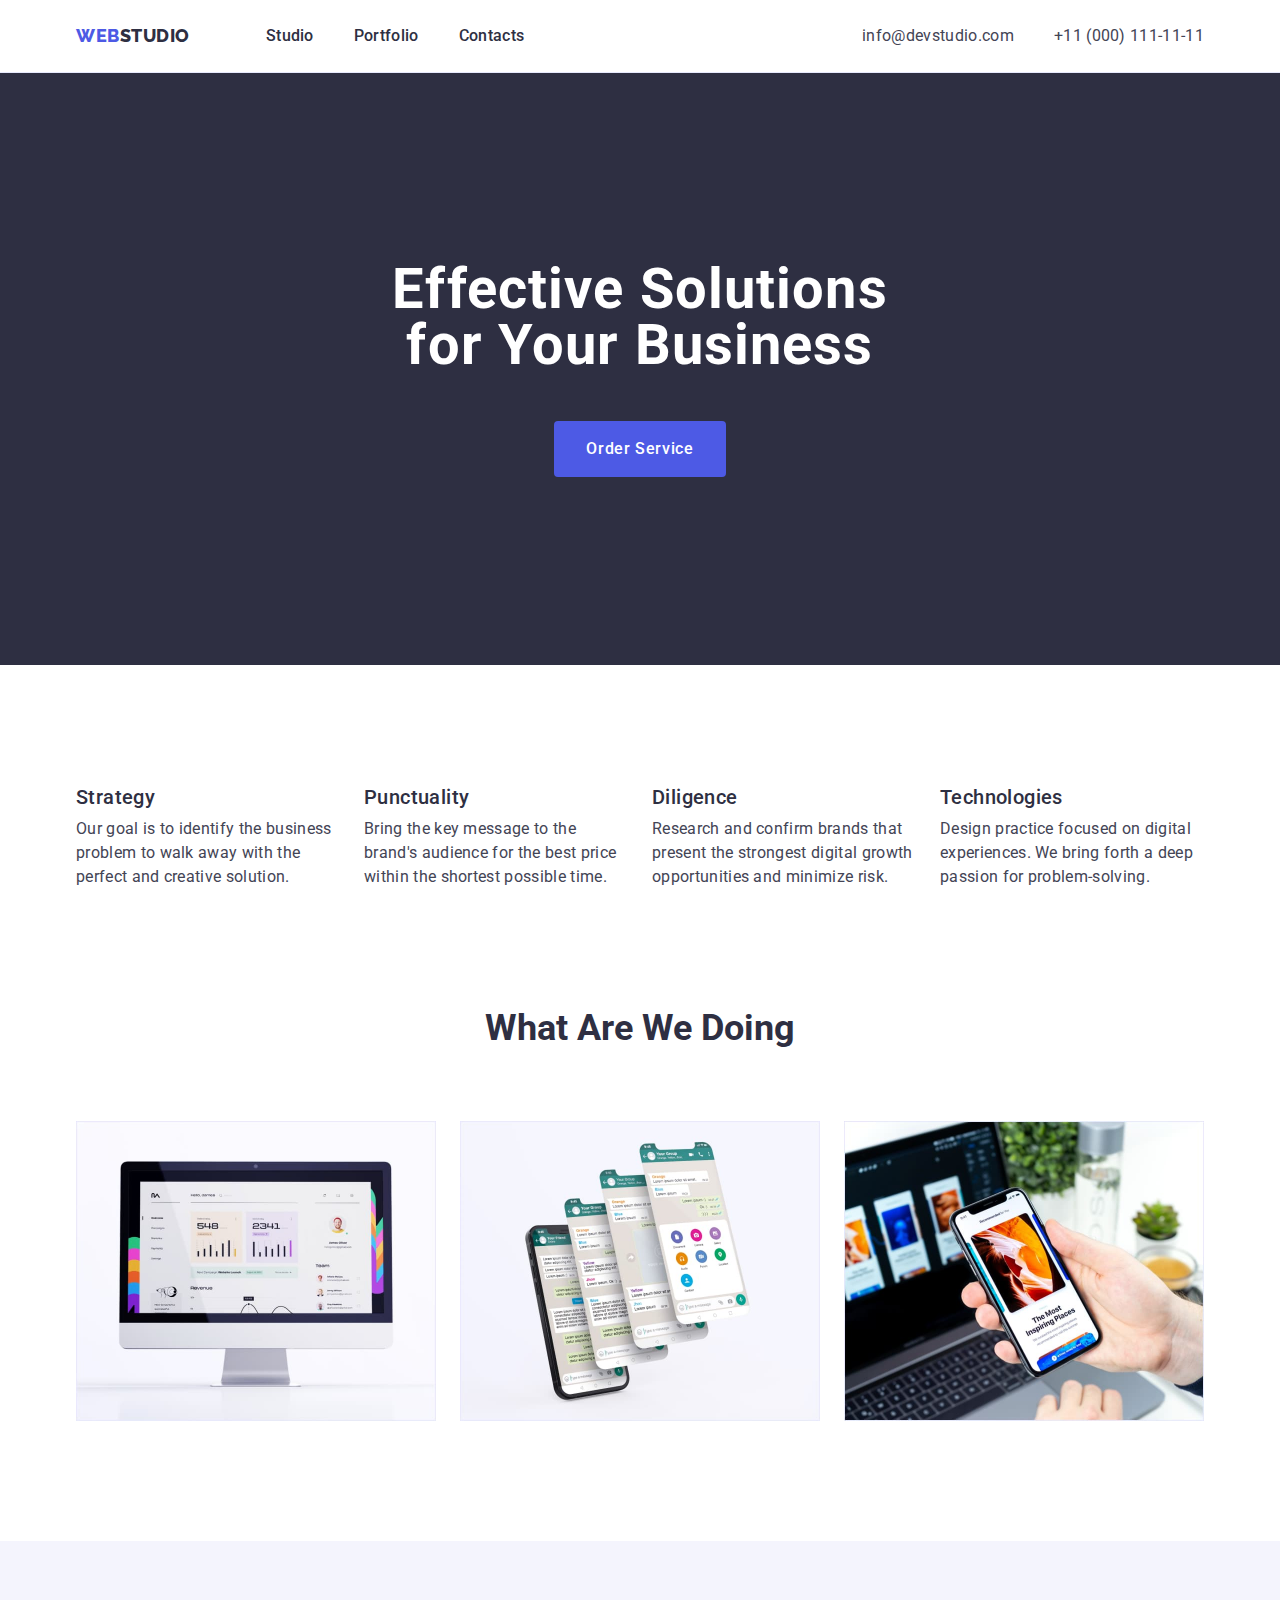
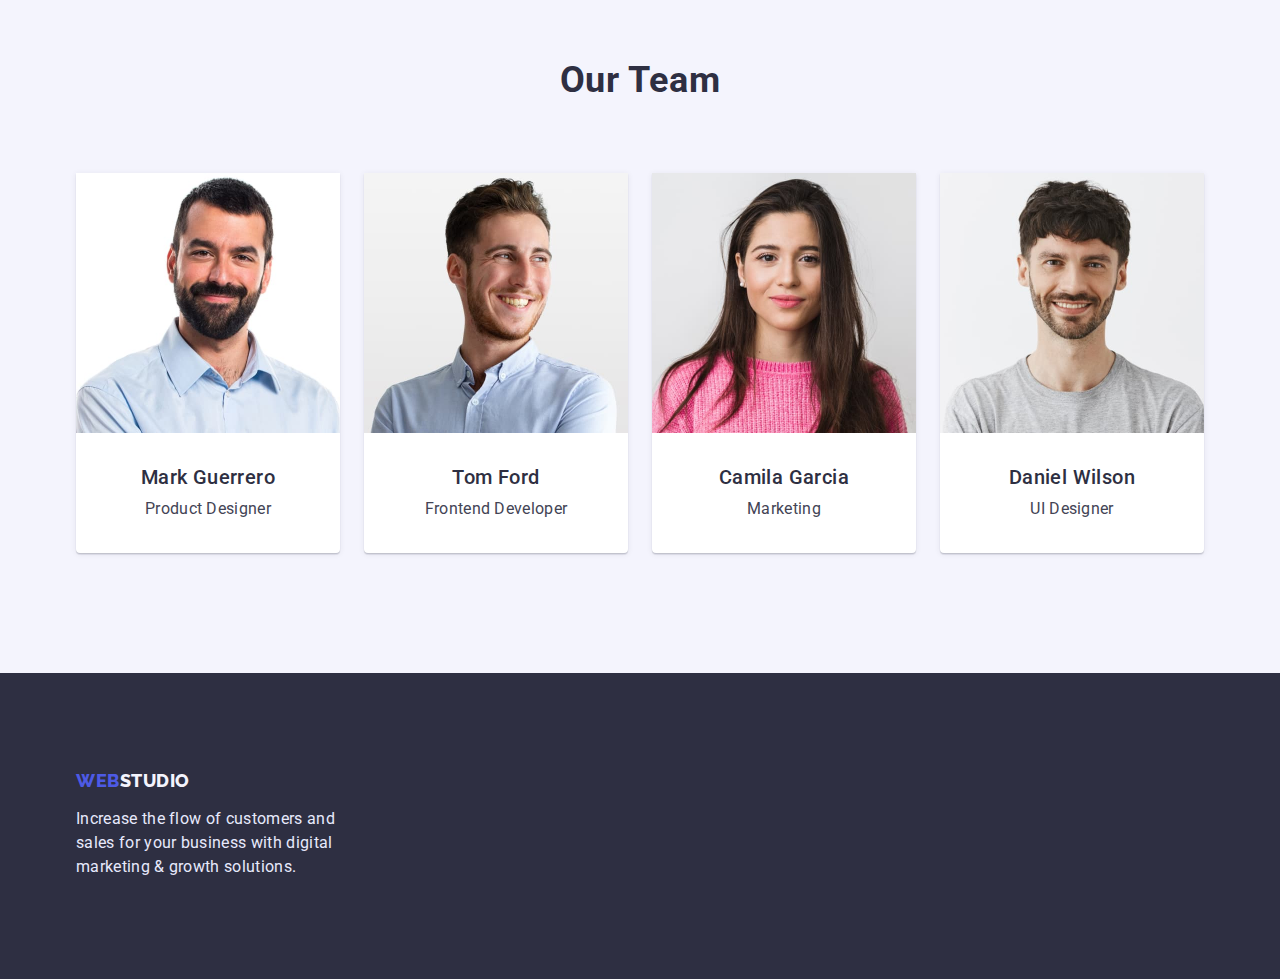
<file: index.html>
<!DOCTYPE html> 
<html lang="en">
    <head>
        <meta charset="UTF-8">
        <meta http-equiv="X-UA-Compatible" content="IE=edge">
        <meta name="viewport" content="width=device-width, initial-scale=1.0">
        <title>index</title>
        <link rel="stylesheet" href="https://cdn.jsdelivr.net/npm/modern-normalize@1.1.0/modern-normalize.min.css">
        <link rel="preconnect" href="https://fonts.googleapis.com">
        <link rel="preconnect" href="https://fonts.gstatic.com" crossorigin>
        <link href="https://fonts.googleapis.com/css2?family=Raleway:wght@800&family=Roboto:wght@400;500;700&display=swap" 
        rel="stylesheet">
        <link rel="stylesheet" href="./css/styles.css">
    </head>
    <body class="body-inf">
        <header class="main-header">
            <!-- Головна навігація по сайту -->
            <div class="container page-header-container">
                <nav class="page-nav">
                    <a class="logo-studio link" href="./index.html"><span class="logo-web">Web</span>Studio</a>
                    <ul class="list menu">
                        <li class="menu-item">
                            <a class="link menu-link" href="">Studio</a>
                        </li>
                        <li class="menu-item"> 
                            <a class="link menu-link" href="./portfolio.html">Portfolio</a>                    
                        </li>
                        <li class="menu-item">
                            <a class="link menu-link" href="">Contacts</a>
                        </li>
                    </ul>
                </nav>
                <div class="list-adresses">
                    <address class="addresses">
                        <!-- Адреси -->
                            <ul class="list menu-list-contacts">
                                <li class="contact-mail">            
                                    <a class="link contact-link" href="mailto:info@devstudio.com">info@devstudio.com</a>
                                </li>
                                <li class="contact-phone-number">
                                    <a class="link contact-link" href="tel:+110001111111">+11 (000) 111-11-11</a>
                                </li>
                            </ul>
                        </address>
                </div>
            </div>
        </header>
        <main class="main">
            <section class="section-main ">
                <div class="main-headline-container container">
                    <h1 class="main-headline">Effective Solutions for Your Business</h1>
                    <button class="modal-btn" type="button">Order Service</button>
                </div>    
            </section>
            <section class="section-about-us">
                <div class="container">
                    <h2 class="visually-hidden">Strategy</h2>
                    <ul class="about-us list">
                        <li class="about-us-item">
                            <h3 class="headline-list">Strategy</h3>
                            <p class="list-about-us">Our goal is to identify the business
                            problem to walk away with the perfect and creative solution. </p>
                        </li>
                        <li class="about-us-item">
                            <h3 class="headline-list">Punctuality</h3>
                            <p class="list-about-us">Bring the key message to the brand's audience for the best price within the shortest possible time.</p>
                        </li>
                        <li class="about-us-item">
                            <h3 class="headline-list">Diligence</h3>
                            <p class="list-about-us">Research and confirm brands that present the strongest digital growth opportunities and minimize risk.</p>
                        </li>
                        <li class="about-us-item">
                            <h3 class="headline-list">Technologies</h3>
                            <p class="list-about-us">Design practice focused on digital experiences. We bring forth a deep passion for problem-solving.</p>
                        </li>
                    </ul>
                </div>
            </section>
            <section class="section-wht-they-doing section">
                <div class="container">
                    <h2 class="not-main-headline">What are we doing</h2>
                    <ul class="list list-imgs-whtrwedng">
                        <li class="img">
                            <img src="./images/gall/1.jpg" alt="popularity" width="360" height="300"/>
                        </li>
                        <li class="img">
                            <img src="./images/gall/2.jpg" alt="texting" width="360" height="300"/>
                        </li>
                        <li class="img">
                            <img src="./images/gall/3.jpg" alt="news" width="360" height="300"/>
                        </li>
                    </ul>                    
                </div>
            </section>
            <section class="section-our-team section">
                <div class="container">
                    <h2 class="our-team-headline">Our Team</h2>
                    <ul class="list list-of-empls">
                        <li class="card-of-emp img">
                            <img src="./images/emp/4.jpg" alt="Mark Guerrero photo" width="264"/>
                            <div class="text-about-empl">
                                <h3 class="name-emp">Mark Guerrero</h3>
                                <p class="job-tittle">Product Designer</p>
                            </div>
                        </li>
                        <li class="card-of-emp img">
                            <img src="./images/emp/5.jpg" alt="Tom Ford photo" width="264" />
                            <div class="text-about-empl">
                                <h3 class="name-emp">Tom Ford</h3>
                                <p class="job-tittle">Frontend Developer</p>
                            </div>
                        </li>
                        <li class="card-of-emp img">
                            <img src="./images/emp/6.jpg" alt="Camila Garcia photo" width="264" />
                            <div class="text-about-empl">
                                <h3 class="name-emp">Camila Garcia</h3>
                                <p class="job-tittle">Marketing</p>                           
                            </div>
                        </li>
                        <li class="card-of-emp img">
                            <img src="./images/emp/7.jpg" alt="Daniel Wilson photo" width="264" />
                            <div class="text-about-empl">
                                <h3 class="name-emp">Daniel Wilson</h3>
                                <p class="job-tittle">UI Designer</p>
                            </div>
    
                        </li>
                    </ul>
                </div>
            </section>
        </main>
        <footer class="footer">
            <div class="container footer-container">
                <a class="logo-studio-footer link" href="./index.html"><span class="logo-web">Web</span>Studio</a>
                <p class="footer-text">Increase the flow of customers and sales for your business with digital marketing & growth solutions.</p>
            </div>
        </footer>
    </body>
</html>
</file>
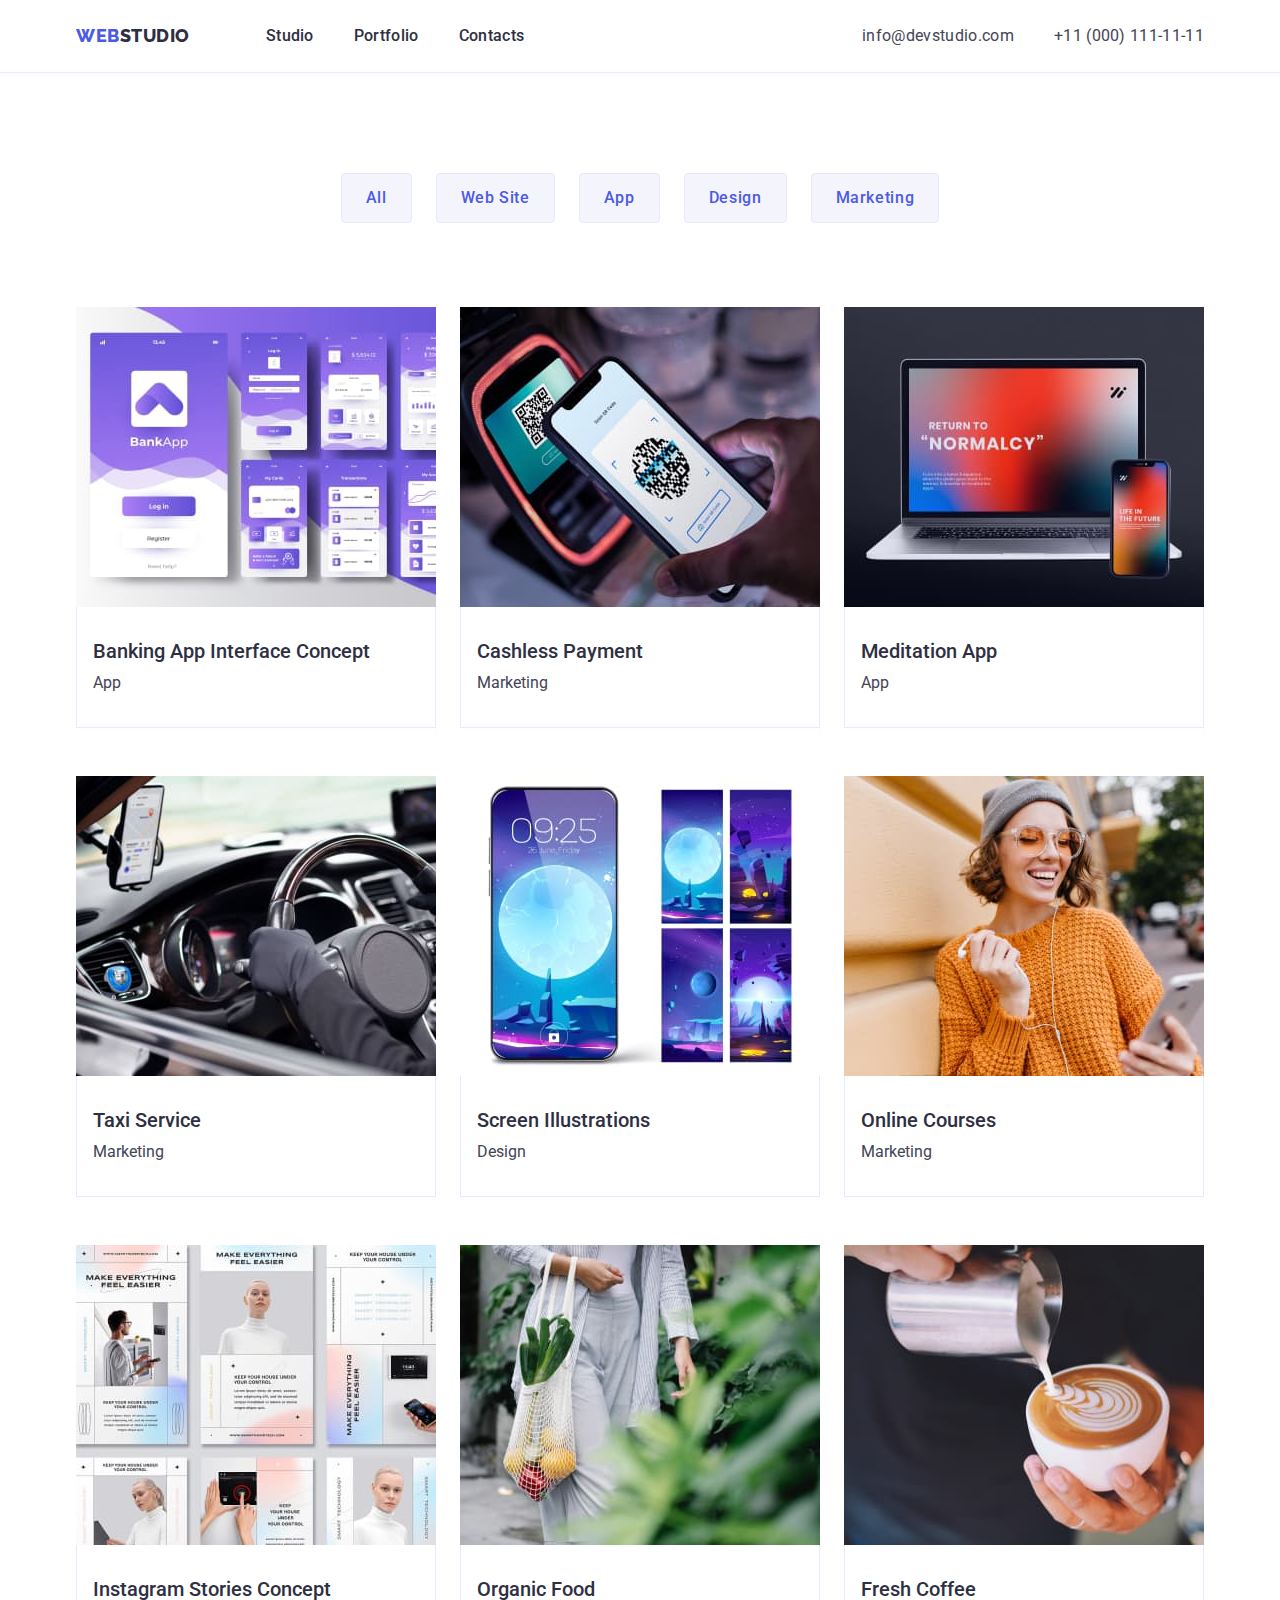
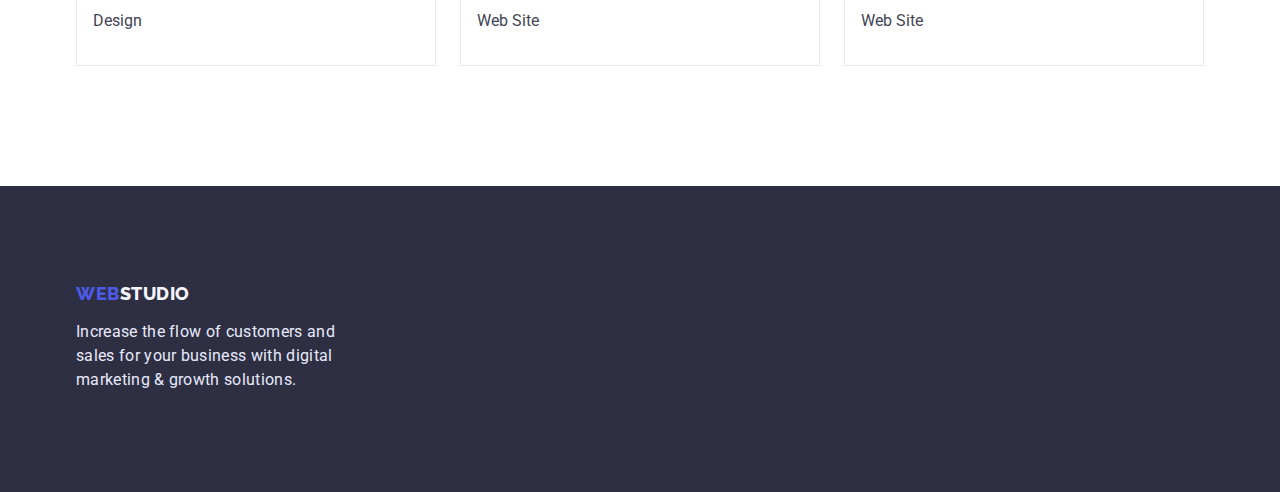
<file: portfolio.html>
<!DOCTYPE html>
<html lang="en">
<head>
    <meta charset="UTF-8">
    <meta http-equiv="X-UA-Compatible" content="IE=edge">
    <meta name="viewport" content="width=device-width, initial-scale=1.0">
    <title>Portfolio</title>
    <link rel="stylesheet" href="https://cdn.jsdelivr.net/npm/modern-normalize@1.1.0/modern-normalize.min.css">
    <link rel="preconnect" href="https://fonts.googleapis.com">
    <link rel="preconnect" href="https://fonts.gstatic.com" crossorigin>
    <link href="https://fonts.googleapis.com/css2?family=Raleway:wght@800&family=Roboto:wght@400;500;700&display=swap" 
    rel="stylesheet">
    <link rel="stylesheet" href="./css/styles.css">
</head>
<body class="body-inf">
    <header class="main-header">
        <!-- Головна навігація по сайту -->
        <div class="container page-header-container">
            <nav class="page-nav">
                <a class="logo-studio link" href="./index.html"><span class="logo-web">Web</span>Studio</a>
                <ul class="list menu">
                    <li class="menu-item">
                        <a class="link menu-link" href="">Studio</a>
                    </li>
                    <li class="menu-item"> 
                        <a class="link menu-link" href="./portfolio.html">Portfolio</a>                    
                    </li>
                    <li class="menu-item">
                        <a class="link menu-link" href="">Contacts</a>
                    </li>
                </ul>
            </nav>
            <div class="list-adresses">
                <address class="addresses">
                    <!-- Адреси -->
                        <ul class="list menu-list-contacts">
                            <li class="contact-mail">            
                                <a class="link contact-link" href="mailto:info@devstudio.com">info@devstudio.com</a>
                            </li>
                            <li class="contact-phone-number">
                                <a class="link contact-link" href="tel:+110001111111">+11 (000) 111-11-11</a>
                            </li>
                        </ul>
                    </address>
            </div>
        </div>
    </header>
    <main>
        <h1 class="visually-hidden">Портфоліо</h1>
        <section class="section-list-buttons-projects">
            <div class="container">
                <!-- Список навігації по списку макетів компанії -->
                <ul class="list button-list">
                    <li>
                        <button class="modal-btn-list" type="button">All</button>
                    </li>
                    <li>
                        <button class="modal-btn-list" type="button">Web Site</button>
                    </li>
                    <li>
                        <button class="modal-btn-list" type="button">App</button>
                    </li>
                    <li>
                        <button class="modal-btn-list" type="button">Design</button>
                    </li>
                    <li>
                        <button class="modal-btn-list" type="button">Marketing</button>
                    </li>
                </ul>  
                <!-- Тут список проектів компанії -->
                <ul class="list list-item-projects">
                    <li class="item-projects">
                        <a class="link" href="">
                        <img src="./images/portfolio-list/maket-banking-app.jpg" alt="" width="360" height="300">
                        <div class="description-to-project">
                            <h3 class="mini-headlines-lst-prj">Banking App Interface Concept</h3>
                            <p class="name-of-prjct">App</p>
                        </div>
                        </a>
                    </li>
                    <li class="item-projects">
                        <a class="link" href="">
                        <img src="./images/portfolio-list/cashless-payment.jpg" alt="" width="360" height="300">
                        <div class="description-to-project">
                            <h3 class="mini-headlines-lst-prj">Cashless Payment</h3>
                            <p class="name-of-prjct">Marketing</p>
                        </div>
                        </a>
                    </li>
                    <li class="item-projects">
                        <a class="link" href="">
                        <img src="./images/portfolio-list/maket-app-adaptive.jpg" alt="" width="360" height="300">
                        <div class="description-to-project">
                            <h3 class="mini-headlines-lst-prj">Meditation App</h3>
                            <p class="name-of-prjct">App</p>
                        </div>
                        </a>
                    </li>
                    <li class="item-projects">
                        <a class="link" href="">
                        <img src="./images/portfolio-list/car.jpg" alt="" width="360" height="300">
                        <div class="description-to-project">
                            <h3 class="mini-headlines-lst-prj">Taxi Service</h3>
                            <p class="name-of-prjct">Marketing</p>
                        </div>
                        </a>
                    </li>
                    <li class="item-projects">
                        <a class="link" href="">
                        <img src="./images/portfolio-list/screensaver-on-the-phone.jpg" alt="" width="360" height="300">
                        <div class="description-to-project">
                            <h3 class="mini-headlines-lst-prj">Screen Illustrations</h3>
                            <p class="name-of-prjct">Design</p>
                        </div>
                        </a>
                    </li>
                    <li class="item-projects">
                        <a class="link" href="">
                        <img src="./images/portfolio-list/girl-smiling.jpg" alt="" width="360" height="300">
                        <div class="description-to-project">
                            <h3 class="mini-headlines-lst-prj">Online Courses</h3>
                            <p class="name-of-prjct">Marketing</p>
                        </div>
                        </a>
                    </li>
                    <li class="item-projects">
                        <a class="link" href="">
                        <img src="./images/portfolio-list/inst-stories.jpg" alt="" width="360" height="300">
                        <div class="description-to-project">
                            <h3 class="mini-headlines-lst-prj">Instagram Stories Concept</h3>
                            <p class="name-of-prjct">Design</p>
                        </div>
                        </a>
                    </li>
                    <li class="item-projects">
                        <a class="link" href="">
                        <img src="./images/portfolio-list/fresh-fruit-vegetables.jpg" alt="" width="360" height="300">
                        <div class="description-to-project">
                            <h3 class="mini-headlines-lst-prj">Organic Food</h3>
                            <p class="name-of-prjct">Web Site</p>
                        </div>
                        </a>
                    </li>
                    <li class="item-projects">
                        <a class="link" href="">                    
                            <img src="./images/portfolio-list/coffee.jpg" alt="" width="360" height="300">
                            <div class="description-to-project">
                                <h3 class="mini-headlines-lst-prj">Fresh Coffee</h3>
                                <p class="name-of-prjct">Web Site</p>
                            </div>
                        </a>
                    </li>
                </ul>
            </div>
        </section>
    </main>
    <!-- Футер -->
    <footer class="footer">
        <div class="container footer-container">
            <a class="logo-studio-footer link" href="./index.html"><span class="logo-web">Web</span>Studio</a>
            <p class="footer-text">Increase the flow of customers and sales for your business with digital marketing & growth solutions.</p>
        </div>
    </footer>
</body>
</html>
</file>
<file: css/styles.css>
:root {
    --iris:#4D5AE5;
    --navy-blue-color:#2E2F42;
    --ocean:#404BBF;
    --cloud:#F4F4FD;
    --white:#FFFFFF;
    --cornflower : #E7E9FC;
    --slate: #434455;
    --background-main-color:#E5E5E5;
}

h1, h2, h3, h4, h5, h6, p, ul, ol {
    margin-top: 0;
    margin-bottom: 0;
    padding-left: 0;
}

img {
    display: block;
}

.visually-hidden {
    position: absolute;
      white-space: nowrap;
      width: 1px;
      height: 1px;
      overflow: hidden;
      border: 0;
      padding: 0;
      clip: rect(0 0 0 0);
      clip-path: inset(50%);
      margin: -1px;
  } 

.list {
    list-style: none;
}
.link  {
    text-decoration: none;
}

.body-inf {
    font-family: 'Roboto', sans-serif;
    font-style: normal;
    color: var(--navy-blue-color);
    background-color: var(--white);
}

.section{
    padding-top: 120px;
    padding-bottom: 120px;

}

.container {
    width: 100%;
    max-width: 1158px;
    padding: 0 15px;
    margin: 0 auto;
}

/* header */

.page-header-container {
    display: flex;
    justify-content: space-between;
    align-items: center;
}

.page-nav {
    display: flex;
    align-items: center;
}

.menu {
    display: flex;
}

.menu-item:not(:last-child){
    margin-right: 40px;
}

.main-header {
    padding-top: 24px;
    padding-bottom: 24px;
    background-color: var(--white);
    border-bottom: 1px solid #E7E9FC;
}

.logo-web {
    font-family: 'Raleway', sans-serif;
    font-weight: 800;
    color: var(--iris);
}
.logo-studio {
    font-family: 'Raleway', sans-serif;
    font-weight: 800;
    font-size: 18px;
    line-height: 1.33;
    letter-spacing: 0.03em;
    text-transform: uppercase;
    color: var(--navy-blue-color);
    margin-right: 76px;
}

.menu-link {
    font-weight: 500;
    font-size: 16px;
    line-height: 1.5;
    letter-spacing: 0.02em;
    color: var(--navy-blue-color);
}

.contact-link:active,
.menu-link:active,
.menu-link:hover, 
.contact-link:hover,
.menu-link:focus, 
.contact-link:focus{
    color: var(--ocean);
}

.contact-link {
    font-style: normal;
    font-weight: 400;
    font-size: 16px;
    line-height: 1.5;
    letter-spacing: 0.02em;
    color: var(--slate);
}

.menu-list-contacts {
    display: flex;
    align-items: center;
}

.contact-mail {
    margin-right: 40px;
}

/* MAIN */

h3 {
    margin-bottom: 8px;
}

.section-main {
    background: var(--navy-blue-color);

    padding-top: 188px;
    padding-bottom: 188px;
}

.main-headline {
    font-weight: 700;
    font-size: 56px;
    line-height: 1;
    letter-spacing: 0.02em;
    color: var(--white);
    width: 496px;
    align-content: center;
    margin: 0 auto;

}

.main-headline-container {
    text-align: center;

}

.not-main-headline {
    font-family: 'Roboto';
    font-weight: 700;
    font-size: 36px;
    line-height: 1.11;
    text-transform: capitalize;
    margin-bottom: 72px;
}

.modal-btn {
    font-family: 'Roboto', sans-serif;
    font-weight: 500;
    font-size: 16px;
    line-height: 1.5;
    letter-spacing: 0.04em;
    color: var(--white);
    background: var(--iris);
    cursor: pointer;
    border-radius: 4px;
    padding-top: 16px;
    padding-bottom: 16px;
    padding-right: 32px;
    padding-left: 32px;
    margin-top: 48px;
    border:1px;
}

.btn {
    text-align: center;
}

.modal-btn:hover,
.modal-btn:focus {
    background: var(--ocean);
}

.headline-list {
    font-weight: 500;
    font-size: 20px;
    line-height: 1.2;
    letter-spacing: 0.02em;
}

/* ABOUT US */

.section-wht-they-doing {
    text-align: center;
}


.section-about-us {
    padding-top: 120px;
}

.about-us {
    display: flex;
    margin: 0, auto;
    gap: 24px;
}

.about-us-item {
    width: 264px;
}

.list-about-us {
    font-weight: 400;
    font-size: 16px;
    line-height: 1.5;
    letter-spacing: 0.02em;
    color: var(--slate);
}


.list-imgs-whtrwedng {
    display: flex;
    gap: 24px;
}

/* TEAM */

.section-our-team {
    background-color: var(--cloud);
}

.our-team-headline {
    font-weight: 700;
    font-size: 36px;
    line-height: 1.1;
    letter-spacing: 0.02em;
    text-transform: capitalize;
    margin-bottom: 72px;
}

.card-of-emp {
    background-color: var(--white);
    box-shadow: 0px 1px 6px rgba(46, 47, 66, 0.08), 0px 1px 1px rgba(46, 47, 66, 0.16), 0px 2px 1px rgba(46, 47, 66, 0.08);
    border-radius: 0px 0px 4px 4px;
}

.name-emp {
    font-weight: 500;
    font-size: 20px;
    line-height: 1.2;
    letter-spacing: 0.02em;
}

.job-tittle {
    font-style: normal;
    font-weight: 400;
    font-size: 16px;
    line-height: 1.5;
    letter-spacing: 0.02em;
    color: var(--slate);
}

.list-of-empls {
    display: flex;
    flex-wrap: wrap;
    justify-content: center;
    gap: 24px;
}

.our-team-headline {
    text-align: center;
}

.text-about-empl {
    text-align: center;
    padding-bottom: 32px;
    padding-top: 32px;
}

/* FOOTER */


.footer {
    background-color: var(--navy-blue-color);    
    padding-bottom: 100px;
    padding-top: 100px;
}

.footer-text {
    font-weight: 400;
    font-size: 16px;
    line-height: 1.5;
    letter-spacing: 0.02em;
    color: var(--cornflower);
    margin-top: 16px;
    width: 264px;
}
.logo-studio-footer {
    font-family: 'Raleway', sans-serif;
    font-size: 18px;
    font-weight: 800;
    line-height: 0.85;
    letter-spacing: 0.03em;
    text-transform: uppercase;
    color: var(--cloud);
}


/* for portfolio*/

/* MODAL LIST BUTTON */

.button-list {
    display: flex;
    gap: 24px;
    justify-content: center;
}

.modal-btn-list {
    font-family: 'Roboto', sans-serif;
    font-weight: 500;
    font-size: 16px;
    line-height: 1.5;
    letter-spacing: 0.04em;
    color: var(--iris);
    background: var(--cloud);
    cursor: pointer;
    padding-bottom: 12px;
    padding-top: 12px;
    padding-left: 24px;
    padding-right: 24px;
    border: 1px solid #E7E9FC;
    border-radius: 4px;
}

.modal-btn-list:hover,
.modal-btn-list:focus{
    color: var(--white);
    background: var(--ocean);
    border-color: var(--ocean);
}

.container-buttons {
    text-align: center;
    margin-bottom: 74px;
}

/* LIST OF PROJECTS */

.mini-headlines-lst-prj {
    font-weight: 500;
    font-size: 20px;
    line-height: 1.2;
    color: var(--navy-blue-color);
}

.name-of-prjct {
    font-weight: 400;
    font-size: 16px;
    line-height: 1.5;
    color: var(--slate);
}

/* .item-projects {
    border: 1px solid #E7E9FC;
} */

.item-projects:hover {
    cursor: pointer;
}

.list-item-projects {
    display: flex;
    column-gap: 24px;
    row-gap: 48px;
    justify-content: space-evenly;
    margin-top: 84px;
    flex-wrap: wrap;
}

.section-list-buttons-projects {
    padding-top: 100px;
    padding-bottom: 120px;
}

.description-to-project {
    border: 1px solid #E7E9FC;
    border-top: 0;
    padding-top: 32px;
    padding-bottom: 32px;
    padding-left: 16px;
}
</file>
